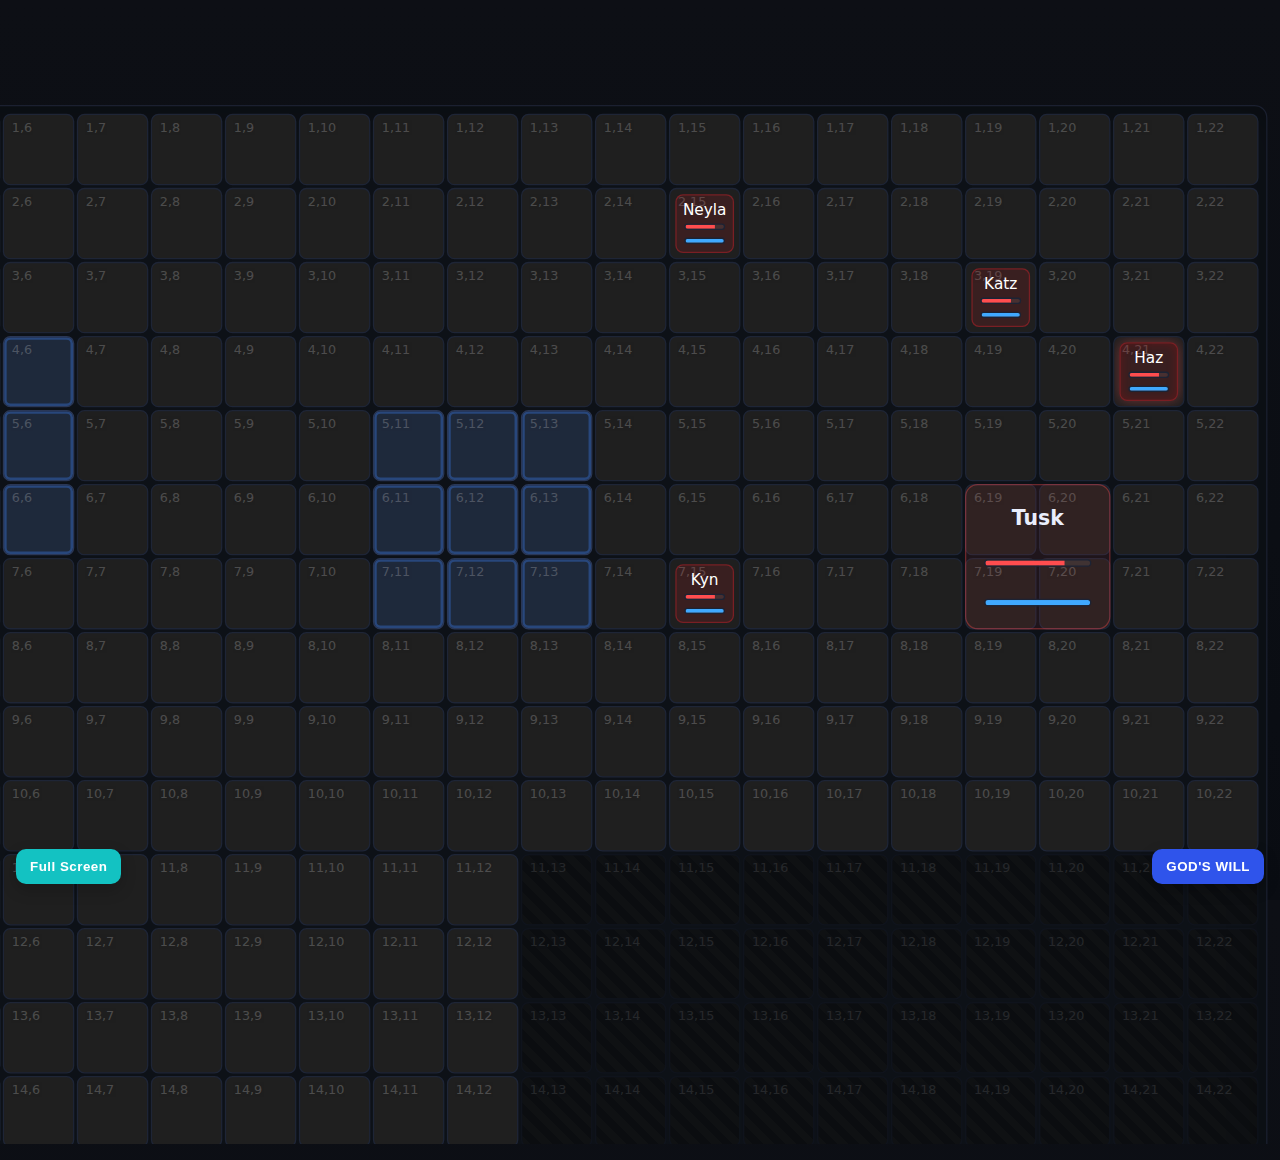
<file: index.html>
<!doctype html>
<html lang="zh-CN">
<head>
  <meta charset="utf-8" />
  <meta name="viewport" content="width=device-width, initial-scale=1" />
  <title>2D 回合制 RPG Demo - 疲惫的极限</title>
  <link rel="stylesheet" href="styles_Version12.css" />
</head>
<body>
  <div id="battleCamera">
    <div class="app">
      <div class="left" id="mapPane">
        <div id="battleArea" class="board"></div>
      </div>
      <div class="right">
        <div class="panel">
          <div class="steps">
            玩家步数: <span id="playerSteps">0</span> | 敌方步数: <span id="enemySteps">0</span> | 回合: <span id="roundCount">0</span>
          </div>
          <div class="section">
            <h3>队伍状态</h3>
            <div id="partyStatus"></div>
          </div>
          <div class="section">
            <h3>当前选择</h3>
            <div id="selectedInfo"></div>
          </div>
          <div class="section">
            <h3>手牌</h3>
            <div id="skillPool" class="skillPool"></div>
          </div>
          <div class="actions">
            <button id="endTurnBtn">结束回合</button>
          </div>
        </div>
        <div class="panel logPanel">
          <h3>战斗日志</h3>
          <div id="log" class="log"></div>
        </div>
      </div>
    </div>
  </div>

  <div id="accomplish" class="modal hidden">
    <div class="modal-content">
      <h2>战斗胜利！</h2>
      <div id="damageSummary"></div>
      <div class="modal-actions">
        <button id="confirmBtn">确定</button>
      </div>
    </div>
  </div>

  <script src="script.js"></script>
</body>
</html>
</file>
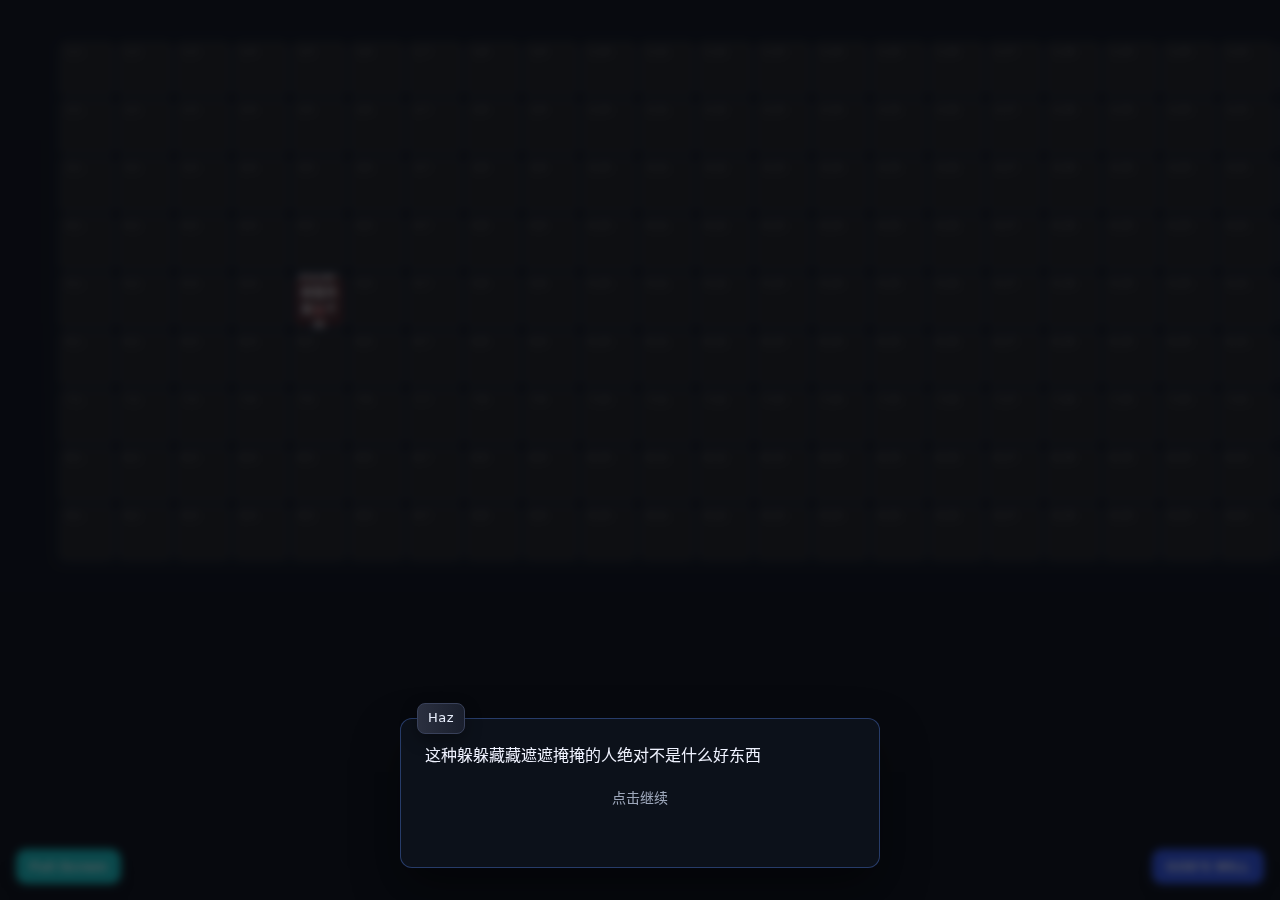
<file: boss-battle.html>
<!doctype html>
<html lang="zh-CN">
<head>
  <meta charset="utf-8" />
  <meta name="viewport" content="width=device-width, initial-scale=1" />
  <title>2D 回合制 RPG Demo - 旧情未了Boss战</title>
  <link rel="stylesheet" href="boss-battle-styles.css" />
</head>
<body>
  <!-- Boss Battle BGM -->
  <audio id="bossBGM" src="boss_bgm.mp3" loop preload="auto"></audio>

  <div id="battleCamera">
    <div class="app">
      <div class="left" id="mapPane">
        <div id="battleArea" class="board"></div>
      </div>
      <div class="right">
        <div class="panel">
          <div class="steps">
            玩家步数: <span id="playerSteps">0</span> | 敌方步数: <span id="enemySteps">0</span> | 回合: <span id="roundCount">0</span>
          </div>
          <div class="section">
            <h3>队伍状态</h3>
            <div id="partyStatus"></div>
          </div>
          <div class="section">
            <h3>当前选择</h3>
            <div id="selectedInfo"></div>
          </div>
          <div class="section">
            <h3>手牌</h3>
            <div id="skillPool" class="skillPool"></div>
          </div>
          <div class="actions">
            <button id="endTurnBtn">结束回合</button>
          </div>
        </div>
        <div class="panel logPanel">
          <h3>战斗日志</h3>
          <div id="log" class="log"></div>
        </div>
      </div>
    </div>
  </div>

  <div id="accomplish" class="modal hidden">
    <div class="modal-content">
      <h2>战斗胜利！</h2>
      <div id="damageSummary"></div>
      <div class="modal-actions">
        <button id="confirmBtn">确定</button>
      </div>
    </div>
  </div>

  <script src="boss-battle-script.js"></script>
</body>
</html>
</file>
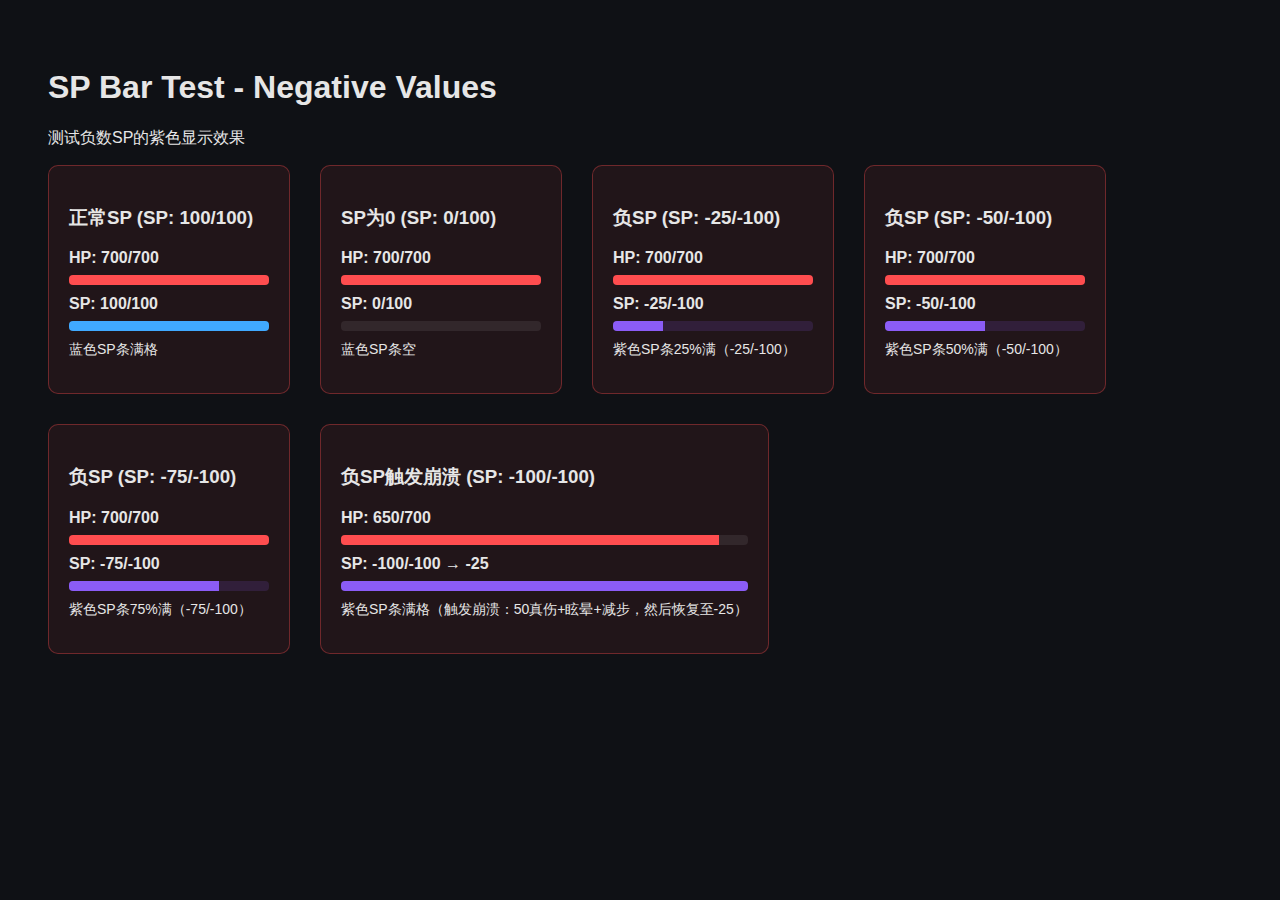
<file: test-negative-sp.html>
<!DOCTYPE html>
<html>
<head>
  <meta charset="utf-8">
  <title>Test Negative SP Bar</title>
  <style>
    body {
      background: #0f1115;
      color: #e6e6e6;
      font-family: sans-serif;
      padding: 40px;
    }
    .test-container {
      display: flex;
      gap: 30px;
      flex-wrap: wrap;
    }
    .unit-card {
      background: rgba(255,77,79,0.08);
      border: 1px solid rgba(255,77,79,0.35);
      border-radius: 10px;
      padding: 20px;
      min-width: 200px;
    }
    .hpbar, .spbar {
      width: 100%;
      height: 10px;
      background: rgba(255,255,255,0.08);
      border-radius: 4px;
      margin-top: 8px;
      overflow: hidden;
    }
    .hpbar .hpfill {
      height: 100%;
      background: #ff4d4f;
    }
    .spbar .spfill {
      height: 100%;
      background: #40a9ff;
    }
    .spbar.sp-negative {
      background: rgba(139,92,246,0.15);
    }
    .spbar.sp-negative .spfill.sp-negative {
      background: #8b5cf6;
    }
    .label {
      font-weight: bold;
      margin-top: 10px;
      margin-bottom: 5px;
    }
  </style>
</head>
<body>
  <h1>SP Bar Test - Negative Values</h1>
  <p>测试负数SP的紫色显示效果</p>
  
  <div class="test-container">
    <div class="unit-card">
      <h3>正常SP (SP: 100/100)</h3>
      <div class="label">HP: 700/700</div>
      <div class="hpbar"><div class="hpfill" style="width:100%"></div></div>
      <div class="label">SP: 100/100</div>
      <div class="spbar"><div class="spfill" style="width:100%"></div></div>
      <p style="margin-top: 10px; font-size: 14px;">蓝色SP条满格</p>
    </div>

    <div class="unit-card">
      <h3>SP为0 (SP: 0/100)</h3>
      <div class="label">HP: 700/700</div>
      <div class="hpbar"><div class="hpfill" style="width:100%"></div></div>
      <div class="label">SP: 0/100</div>
      <div class="spbar"><div class="spfill" style="width:0%"></div></div>
      <p style="margin-top: 10px; font-size: 14px;">蓝色SP条空</p>
    </div>

    <div class="unit-card">
      <h3>负SP (SP: -25/-100)</h3>
      <div class="label">HP: 700/700</div>
      <div class="hpbar"><div class="hpfill" style="width:100%"></div></div>
      <div class="label">SP: -25/-100</div>
      <div class="spbar sp-negative"><div class="spfill sp-negative" style="width:25%"></div></div>
      <p style="margin-top: 10px; font-size: 14px;">紫色SP条25%满（-25/-100）</p>
    </div>

    <div class="unit-card">
      <h3>负SP (SP: -50/-100)</h3>
      <div class="label">HP: 700/700</div>
      <div class="hpbar"><div class="hpfill" style="width:100%"></div></div>
      <div class="label">SP: -50/-100</div>
      <div class="spbar sp-negative"><div class="spfill sp-negative" style="width:50%"></div></div>
      <p style="margin-top: 10px; font-size: 14px;">紫色SP条50%满（-50/-100）</p>
    </div>

    <div class="unit-card">
      <h3>负SP (SP: -75/-100)</h3>
      <div class="label">HP: 700/700</div>
      <div class="hpbar"><div class="hpfill" style="width:100%"></div></div>
      <div class="label">SP: -75/-100</div>
      <div class="spbar sp-negative"><div class="spfill sp-negative" style="width:75%"></div></div>
      <p style="margin-top: 10px; font-size: 14px;">紫色SP条75%满（-75/-100）</p>
    </div>

    <div class="unit-card">
      <h3>负SP触发崩溃 (SP: -100/-100)</h3>
      <div class="label">HP: 650/700</div>
      <div class="hpbar"><div class="hpfill" style="width:92.8%"></div></div>
      <div class="label">SP: -100/-100 → -25</div>
      <div class="spbar sp-negative"><div class="spfill sp-negative" style="width:100%"></div></div>
      <p style="margin-top: 10px; font-size: 14px;">紫色SP条满格（触发崩溃：50真伤+眩晕+减步，然后恢复至-25）</p>
    </div>
  </div>
</body>
</html>
</file>
<file: styles_Version12.css>
:root {
  --bg: #0f1115;
  --panel: #151823;
  --panel-2: #10131b;
  --text: #e6e6e6;
  --muted: #a3a7b3;
  --accent: #5b8cff;
  --ok: #52c41a;
  --warn: #fadb14;
  --danger: #ff4d4f;
  --grid-gap: 6px;
  --cell: 56px; /* 与脚本 CELL_SIZE 对齐 */
  --board-width: calc(var(--cell) * 22 + var(--grid-gap) * 21 + 18px);
  --board-height: calc(var(--cell) * 18 + var(--grid-gap) * 17 + 18px);
  --radius: 10px;
}

* { box-sizing: border-box; }
html, body { height: 100%; }
body {
  margin: 0;
  background: linear-gradient(180deg, #0d0f15, #0b0e14 60%, #090c12);
  color: var(--text);
  font-family: ui-sans-serif, system-ui, -apple-system, Segoe UI, Roboto, Helvetica, Arial, "Apple Color Emoji", "Segoe UI Emoji";
}

.app {
  display: grid;
  grid-template-columns: var(--board-width) 420px;
  gap: 14px;
  padding: 16px;
  width: calc(var(--board-width) + 420px + 14px);
  max-width: none;
  margin: 0 auto;
  justify-content: center;
}

.left {
  position: relative;
  min-width: var(--board-width);
  max-width: var(--board-width);
  min-height: var(--board-height);
  max-height: var(--board-height);
  background: transparent;
  overflow: hidden;
  display: flex;
  align-items: center;
  justify-content: center;
  cursor: grab;
}

.left.dragging { cursor: grabbing; }

.board {
  position: relative; /* largeOverlay 依赖相对定位 */
  display: grid;
  /* 行列由脚本动态设置为 18x22 */
  gap: var(--grid-gap);
  background: #0c0f15;
  padding: 8px;
  border-radius: var(--radius);
  border: 1px solid #1b2030;
  box-shadow: 0 10px 30px rgba(0,0,0,0.25) inset;
  transform-origin: center center;
  transform: scale(var(--cam-scale, 1)) translate3d(var(--cam-tx, 0px), var(--cam-ty, 0px), 0);
}

.board.shake {
  animation: boardShake 0.22s ease-in-out;
}

@keyframes boardShake {
  0% { transform: scale(var(--cam-scale, 1)) translate3d(calc(var(--cam-tx, 0px) + 2px), calc(var(--cam-ty, 0px) + 0px), 0); }
  25% { transform: scale(var(--cam-scale, 1)) translate3d(calc(var(--cam-tx, 0px) - 2px), calc(var(--cam-ty, 0px) + 1px), 0); }
  50% { transform: scale(var(--cam-scale, 1)) translate3d(calc(var(--cam-tx, 0px) + 2px), calc(var(--cam-ty, 0px) - 1px), 0); }
  75% { transform: scale(var(--cam-scale, 1)) translate3d(calc(var(--cam-tx, 0px) - 1px), calc(var(--cam-ty, 0px) + 2px), 0); }
  100% { transform: scale(var(--cam-scale, 1)) translate3d(var(--cam-tx, 0px), var(--cam-ty, 0px), 0); }
}

.cell {
  position: relative;
  width: var(--cell);
  height: var(--cell);
  background: #141a26;
  border-radius: 8px;
  border: 1px solid #1e2536;
  transition: background .12s ease, transform .12s ease, box-shadow .12s ease, opacity .12s ease;
  overflow: hidden;
}
.cell .coord {
  position: absolute;
  left: 6px;
  top: 4px;
  font-size: 11px;
  color: var(--muted);
  opacity: .6;
}
.cell.highlight-move { outline: 2px dashed #7cb305; outline-offset: -3px; }
.cell.highlight-skill { outline: 2px solid #40a9ff; outline-offset: -3px; }
.cell.highlight-skill-target { outline: 2px solid #ff7875; outline-offset: -3px; }
.cell.pulse { box-shadow: 0 0 0 3px rgba(255,255,0,0.25) inset; }

/* 右下 void 与掩体 cover 样式 */
.cell.void {
  background: repeating-linear-gradient(45deg, #0b0e14, #0b0e14 8px, #0a0d13 8px, #0a0d13 16px);
  border-color: #121621;
  opacity: 0.45;
  pointer-events: none;
}
.cell.cover {
  background: #1a2030;
  border-color: #2a3756;
  box-shadow: 0 0 0 2px rgba(90,120,180,0.18) inset;
  pointer-events: none; /* 掩体不可进入 */
}

/* 1x1 单位：放在 cell 内，绝对定位铺满 cell */
.unit {
  position: absolute;
  inset: 0;
  display: grid;
  grid-template-rows: 1fr auto auto;
  place-items: center;
  color: #fff;
  font-size: 12px;
  text-align: center;
  padding: 4px;
}
.unit.player { background: rgba(91,140,255,0.08); border: 1px solid rgba(91,140,255,0.3); }
.unit.enemy  { background: rgba(255,77,79,0.08); border: 1px solid rgba(255,77,79,0.3); }

.hpbar, .spbar { width: 90%; height: 10px; background: #0e121b; border-radius: 99px; overflow: hidden; border: 1px solid #1c2334; margin: 2px 0; }
.hpfill { height: 100%; background: linear-gradient(90deg, #ff7875, #ff4d4f); }
.spbar.positive { background: #0e121b; border-color: #1c2334; }
.spbar.negative { background: #1a1023; border-color: #2f1f48; }
.spfill { height: 100%; transition: width .18s ease; }
.spfill.positive { background: linear-gradient(90deg, #36cfc9, #13c2c2); }
.spfill.negative { background: linear-gradient(90deg, #b37aff, #9254de); }

.unit .facing-arrow,
.largeOverlay .facing-arrow {
  position: absolute;
  left: 50%;
  width: 16px;
  height: 16px;
  pointer-events: none;
  opacity: 0.6;
  filter: drop-shadow(0 1px 2px rgba(0,0,0,0.4));
  transform: translate(-50%, 0) rotate(0deg);
  transition: transform .18s ease;
}
.unit .facing-arrow { bottom: 4px; }
.largeOverlay .facing-arrow { bottom: 10px; }

.unit .facing-arrow::before,
.largeOverlay .facing-arrow::before {
  content: '';
  display: block;
  width: 100%;
  height: 100%;
  clip-path: polygon(0% 50%, 55% 12%, 100% 50%, 55% 88%);
  background: linear-gradient(135deg, rgba(255,255,255,0.85), rgba(255,255,255,0.2));
}

.unit.player .facing-arrow::before,
.largeOverlay.player .facing-arrow::before {
  background: linear-gradient(135deg, rgba(91,140,255,0.75), rgba(91,140,255,0.18));
}

.unit.enemy .facing-arrow::before,
.largeOverlay.enemy .facing-arrow::before {
  background: linear-gradient(135deg, rgba(255,77,79,0.75), rgba(255,77,79,0.22));
}

.unit[data-facing="left"] .facing-arrow,
.largeOverlay[data-facing="left"] .facing-arrow {
  transform: translate(-50%, 0) rotate(180deg);
}

.unit[data-facing="up"] .facing-arrow,
.largeOverlay[data-facing="up"] .facing-arrow {
  transform: translate(-50%, 0) rotate(-90deg);
}

.unit[data-facing="down"] .facing-arrow,
.largeOverlay[data-facing="down"] .facing-arrow {
  transform: translate(-50%, 0) rotate(90deg);
}

/* 2x2 大单位（如 Tusk）绝对定位覆盖层：不参与 Grid 排版 */
.largeOverlay {
  position: absolute;
  background: rgba(255,77,79,0.08);
  border: 1px solid rgba(255,77,79,0.35);
  border-radius: 10px;
  color: #e9eefc;
  display: grid;
  grid-template-rows: auto auto auto;
  place-items: center;
  padding: 6px 8px;
  pointer-events: none; /* 允许点击穿透到下方格子与单位 */
  z-index: 50;
}
.largeOverlay.player {
  background: rgba(91,140,255,0.08);
  border-color: rgba(91,140,255,0.35);
}
.largeOverlay .title { font-weight: 600; }
.largeOverlay .hpbar, .largeOverlay .spbar { width: 88%; }

.cameraControls {
  position: absolute;
  right: 16px;
  bottom: 16px;
  display: flex;
  flex-direction: column;
  gap: 8px;
  z-index: 1200;
}

.cameraControls button {
  width: 42px;
  height: 42px;
  border-radius: 50%;
  border: 1px solid rgba(255,255,255,0.15);
  background: rgba(17,24,36,0.7);
  color: #dbe7ff;
  font-size: 18px;
  cursor: pointer;
  transition: background .15s ease, transform .15s ease;
  backdrop-filter: blur(4px);
}

.cameraControls button:hover { background: rgba(41,58,85,0.75); transform: translateY(-1px); }
.cameraControls button:active { transform: scale(0.94); }

.introDialog {
  position: fixed;
  inset: 0;
  display: flex;
  align-items: flex-end;
  justify-content: center;
  background: rgba(6, 8, 12, 0.65);
  z-index: 5000;
  backdrop-filter: blur(4px);
}

.introDialog .box { position: absolute; left: 50%; transform: translateX(-50%); bottom: 32px; width: min(960px, 86vw);
  background: rgba(13, 18, 28, 0.92);
  border: 1px solid rgba(91, 140, 255, 0.35);
  border-radius: 12px;
  padding: 28px 36px;
  max-width: 480px;
  font-size: 18px;
  line-height: 1.6;
  color: #f0f3ff;
  box-shadow: 0 20px 48px rgba(0,0,0,0.45);
  text-align: center;
  position: relative;
}

.introDialog .hint {
  margin-top: 18px;
  font-size: 14px;
  color: rgba(219, 231, 255, 0.7);
}

.roundBanner { position: fixed; inset: 0; display: flex; align-items: center; justify-content: center; pointer-events: none; z-index: 4000; opacity: 0; transform: translateY(12px) scale(0.98); transition: opacity .85s ease, transform .85s ease; }

.roundBanner.show { opacity: 1; transform: translateY(0) scale(1); }

.roundBanner .text {
  font-size: 96px;
  font-weight: 800;
  letter-spacing: 12px;
  color: rgba(255,255,255,1);
  text-shadow: 0 0 2px rgba(0,0,0,0.75), 0 0 28px rgba(91,140,255,0.60), 0 0 64px rgba(91,140,255,0.40);
}

.right {
  display: grid;
  grid-template-rows: auto 1fr;
  gap: 14px;
}
.panel {
  background: var(--panel);
  border: 1px solid #22293b;
  border-radius: var(--radius);
  padding: 12px;
  box-shadow: 0 10px 30px rgba(0,0,0,.25);
}
.logPanel { background: var(--panel-2); }

.steps { color: var(--muted); margin-bottom: 8px; }
.section { margin-top: 10px; }
.section h3 { margin: 6px 0 8px; font-size: 14px; color: #b6bdd1; }

.partyRow { font-size: 13px; padding: 3px 0; color: #d7d9e0; }
.partyRow.small { font-size: 12px; color: #aeb6c9; }

.skillPool {
  display: grid;
  grid-template-columns: 1fr;
  gap: 8px;
  max-height: 360px;
  overflow: auto;
  padding-right: 4px;
}
.skillCard {
  background: #131926;
  border: 1px solid #1d2436;
  border-left: 6px solid #52c41a;
  border-radius: 8px;
  padding: 8px;
  cursor: pointer;
  display: block;
  transition: transform .12s ease, border-color .12s ease, background .12s ease;
}
.skillCard.green { border-left-color: #52c41a; }
.skillCard.red { border-left-color: #ff7875; }
.skillCard.blue { border-left: 6px solid #1890ff !important; }
.skillCard.orange { border-left-color: #fa8c16; }
.skillCard:hover { transform: translateY(-1px); background: #141c2b; }
.skillCard.disabled { opacity: .6; filter: grayscale(0.1); cursor: not-allowed; }

.skillCard .discardBtn {
  background: #24304a;
  color: #dbe5ff;
  border: 1px solid #324064;
  border-radius: 6px;
}
.skillCard .discardBtn:hover { background: #2a3857; }

.actions { margin-top: 10px; }
.actions button {
  width: 100%;
  padding: 10px 14px;
  font-weight: 700;
  font-size: 14px;
  color: #fff;
  background: linear-gradient(90deg, #5b8cff, #6e74ff);
  border: none;
  border-radius: 8px;
  cursor: pointer;
  box-shadow: 0 8px 20px rgba(107,141,255,.25);
}
.actions button:hover { filter: brightness(1.05); }

.log {
  height: 360px;
  overflow: auto;
  font-size: 13px;
  line-height: 1.4;
  padding: 8px;
  background: #0d1320;
  border-radius: 8px;
  border: 1px solid #1b2234;
  display: flex;
  flex-direction: column-reverse; /* 最新在上 */
}
.log > div { padding: 3px 0; color: #d8def0; }

/* 胜利弹窗 */
.modal.hidden { display: none; }
.modal {
  position: fixed;
  inset: 0;
  display: grid;
  place-items: center;
  background: rgba(0,0,0,0.35);
  z-index: 9999;
}
.modal-content {
  width: min(520px, 92vw);
  background: #121726;
  border: 1px solid #1f2840;
  border-radius: 12px;
  padding: 16px;
  color: #e6e9f4;
}
.modal-actions { margin-top: 12px; display: flex; justify-content: flex-end; }
.modal-actions button {
  background: #2b3a5f;
  color: #dfe7ff;
  border: 1px solid #394a75;
  padding: 8px 12px;
  border-radius: 8px;
  cursor: pointer;
}
.modal-actions button:hover { filter: brightness(1.06); }

/* 滚动条微样式（WebKit） */
.skillPool::-webkit-scrollbar,
.log::-webkit-scrollbar { width: 8px; }
.skillPool::-webkit-scrollbar-thumb,
.log::-webkit-scrollbar-thumb { background: #2a3350; border-radius: 6px; }
/* Arknights-style speaker tag */
.introDialog .box { padding: 18px 24px 20px 24px; }
.introDialog .box .speaker {
  position: absolute;
  left: 16px;
  top: -14px;
  padding: 4px 10px;
  background: linear-gradient(90deg, #2b3040, #1a1f2d);
  border: 1px solid #39415a;
  border-radius: 8px;
  font-size: 13px;
  color: #e8eefc;
  letter-spacing: .5px;
  box-shadow: 0 6px 16px rgba(0,0,0,.35);
}
.introDialog .box .content { font-size: 16px; text-align: left; }

/* Haz subtle red glow + stronger glow on comeback */
.unit.haz-glow {
  box-shadow: 0 0 10px rgba(255, 88, 88, 0.35), inset 0 0 8px rgba(255,0,0,0.18);
}
.unit.haz-glow.comeback {
  box-shadow: 0 0 18px rgba(255, 78, 78, 0.7), 0 0 36px rgba(255, 40, 40, 0.35), inset 0 0 12px rgba(255,0,0,0.28);
  position: relative;
}
.unit.haz-glow.comeback::before,
.unit.haz-glow.comeback::after {
  content: "";
  position: absolute;
  bottom: 6px;
  width: 3px;
  height: 14px;
  background: radial-gradient(circle, rgba(255,140,140,0.9) 0%, rgba(255,140,140,0.0) 70%);
  filter: blur(1px);
  animation: hazRise 1.3s linear infinite;
  opacity: 0.8;
}
.unit.haz-glow.comeback::before { left: 35%; animation-delay: 0.0s; }
.unit.haz-glow.comeback::after  { left: 62%; animation-delay: 0.5s; }

@keyframes hazRise {
  0%   { transform: translateY(8px) scale(0.8); opacity: 0; }
  40%  { opacity: 0.9; }
  100% { transform: translateY(-18px) scale(1.0); opacity: 0; }
}

/* Intro dialog centering & size fix */
.introDialog {
  position: fixed;
  left: 0; right: 0; bottom: 0;
  display: flex;
  justify-content: center;
  pointer-events: none;
  z-index: 5000;
}
.introDialog .box {
  position: relative;
  width: min(1100px, 92vw);
  min-height: 150px; /* 拉长往下 */
  margin: 0 auto 28px auto;
  pointer-events: auto;
}
.introDialog .content {
  font-size: 16px;
  line-height: 1.6;
  padding-top: 6px;
}
/* Haz 名字小牌位于对话框左上角 */
.introDialog .speaker {
  position: absolute;
  left: 16px;
  top: -16px;
}

/* Force center-bottom for intro dialog box; reset legacy props */
.introDialog .box {
  position: relative !important;
  left: auto !important;
  right: auto !important;
  bottom: auto !important;
  transform: none !important;
  margin: 0 auto 28px auto !important;
}

/* Center-bottom intro dialog box (absolute) */
.introDialog { align-items: flex-end !important; justify-content: center !important; }
.introDialog .box {
  position: fixed !important;
  left: 50% !important;
  transform: translateX(-50%) !important;
  bottom: 32px !important;
  width: min(1100px, 92vw) !important;
  min-height: 150px !important;
  margin: 0 auto !important;
}
.introDialog .speaker { left: 16px !important; top: -16px !important; }
</file>
<file: boss-battle-styles.css>
:root {
  --bg: #0f1115;
  --panel: #151823;
  --panel-2: #10131b;
  --text: #e6e6e6;
  --muted: #a3a7b3;
  --accent: #5b8cff;
  --ok: #52c41a;
  --warn: #fadb14;
  --danger: #ff4d4f;
  --grid-gap: 6px;
  --cell: 56px; /* 与脚本 CELL_SIZE 对齐 */
  --board-width: calc(var(--cell) * 26 + var(--grid-gap) * 25 + 18px);
  --board-height: calc(var(--cell) * 9 + var(--grid-gap) * 8 + 18px);
  --radius: 10px;
}

* { box-sizing: border-box; }
html, body { height: 100%; }
body {
  margin: 0;
  background: linear-gradient(180deg, #0d0f15, #0b0e14 60%, #090c12);
  color: var(--text);
  font-family: ui-sans-serif, system-ui, -apple-system, Segoe UI, Roboto, Helvetica, Arial, "Apple Color Emoji", "Segoe UI Emoji";
}

.app {
  display: grid;
  grid-template-columns: var(--board-width) 420px;
  gap: 14px;
  padding: 16px;
  width: calc(var(--board-width) + 420px + 14px);
  max-width: none;
  margin: 0 auto;
  justify-content: center;
}

.left {
  position: relative;
  min-width: var(--board-width);
  max-width: var(--board-width);
  min-height: var(--board-height);
  max-height: var(--board-height);
  background: transparent;
  overflow: hidden;
  display: flex;
  align-items: center;
  justify-content: center;
  cursor: grab;
}

.left.dragging { cursor: grabbing; }

.board {
  position: relative; /* largeOverlay 依赖相对定位 */
  display: grid;
  /* 行列由脚本动态设置为 18x22 */
  gap: var(--grid-gap);
  background: #0c0f15;
  padding: 8px;
  border-radius: var(--radius);
  border: 1px solid #1b2030;
  box-shadow: 0 10px 30px rgba(0,0,0,0.25) inset;
  transform-origin: center center;
  transform: scale(var(--cam-scale, 1)) translate3d(var(--cam-tx, 0px), var(--cam-ty, 0px), 0);
}

.board.shake {
  animation: boardShake 0.22s ease-in-out;
}

@keyframes boardShake {
  0% { transform: scale(var(--cam-scale, 1)) translate3d(calc(var(--cam-tx, 0px) + 2px), calc(var(--cam-ty, 0px) + 0px), 0); }
  25% { transform: scale(var(--cam-scale, 1)) translate3d(calc(var(--cam-tx, 0px) - 2px), calc(var(--cam-ty, 0px) + 1px), 0); }
  50% { transform: scale(var(--cam-scale, 1)) translate3d(calc(var(--cam-tx, 0px) + 2px), calc(var(--cam-ty, 0px) - 1px), 0); }
  75% { transform: scale(var(--cam-scale, 1)) translate3d(calc(var(--cam-tx, 0px) - 1px), calc(var(--cam-ty, 0px) + 2px), 0); }
  100% { transform: scale(var(--cam-scale, 1)) translate3d(var(--cam-tx, 0px), var(--cam-ty, 0px), 0); }
}

.cell {
  position: relative;
  width: var(--cell);
  height: var(--cell);
  background: #141a26;
  border-radius: 8px;
  border: 1px solid #1e2536;
  transition: background .12s ease, transform .12s ease, box-shadow .12s ease, opacity .12s ease;
  overflow: hidden;
}
.cell .coord {
  position: absolute;
  left: 6px;
  top: 4px;
  font-size: 11px;
  color: var(--muted);
  opacity: .6;
}
.cell.highlight-move { outline: 2px dashed #7cb305; outline-offset: -3px; }
.cell.highlight-skill { outline: 2px solid #40a9ff; outline-offset: -3px; }
.cell.highlight-skill-target { outline: 2px solid #ff7875; outline-offset: -3px; }
.cell.pulse { box-shadow: 0 0 0 3px rgba(255,255,0,0.25) inset; }

/* 右下 void 与掩体 cover 样式 */
.cell.void {
  background: repeating-linear-gradient(45deg, #0b0e14, #0b0e14 8px, #0a0d13 8px, #0a0d13 16px);
  border-color: #121621;
  opacity: 0.45;
  pointer-events: none;
}
.cell.cover {
  background: #1a2030;
  border-color: #2a3756;
  box-shadow: 0 0 0 2px rgba(90,120,180,0.18) inset;
  pointer-events: none; /* 掩体不可进入 */
}

/* 1x1 单位：放在 cell 内，绝对定位铺满 cell */
.unit {
  position: absolute;
  inset: 0;
  display: grid;
  grid-template-rows: 1fr auto auto;
  place-items: center;
  color: #fff;
  font-size: 12px;
  text-align: center;
  padding: 4px;
}
.unit.player { background: rgba(91,140,255,0.08); border: 1px solid rgba(91,140,255,0.3); }
.unit.enemy  { background: rgba(255,77,79,0.08); border: 1px solid rgba(255,77,79,0.3); }

.hpbar, .spbar { width: 90%; height: 10px; background: #0e121b; border-radius: 99px; overflow: hidden; border: 1px solid #1c2334; margin: 2px 0; }
.hpfill { height: 100%; background: linear-gradient(90deg, #ff7875, #ff4d4f); }
.spfill { height: 100%; background: linear-gradient(90deg, #36cfc9, #13c2c2); }

.unit .facing-arrow,
.largeOverlay .facing-arrow {
  position: absolute;
  left: 50%;
  width: 16px;
  height: 16px;
  pointer-events: none;
  opacity: 0.6;
  filter: drop-shadow(0 1px 2px rgba(0,0,0,0.4));
  transform: translate(-50%, 0) rotate(0deg);
  transition: transform .18s ease;
}
.unit .facing-arrow { bottom: 4px; }
.largeOverlay .facing-arrow { bottom: 10px; }

.unit .facing-arrow::before,
.largeOverlay .facing-arrow::before {
  content: '';
  display: block;
  width: 100%;
  height: 100%;
  clip-path: polygon(0% 50%, 55% 12%, 100% 50%, 55% 88%);
  background: linear-gradient(135deg, rgba(255,255,255,0.85), rgba(255,255,255,0.2));
}

.unit.player .facing-arrow::before,
.largeOverlay.player .facing-arrow::before {
  background: linear-gradient(135deg, rgba(91,140,255,0.75), rgba(91,140,255,0.18));
}

.unit.enemy .facing-arrow::before,
.largeOverlay.enemy .facing-arrow::before {
  background: linear-gradient(135deg, rgba(255,77,79,0.75), rgba(255,77,79,0.22));
}

.unit[data-facing="left"] .facing-arrow,
.largeOverlay[data-facing="left"] .facing-arrow {
  transform: translate(-50%, 0) rotate(180deg);
}

.unit[data-facing="up"] .facing-arrow,
.largeOverlay[data-facing="up"] .facing-arrow {
  transform: translate(-50%, 0) rotate(-90deg);
}

.unit[data-facing="down"] .facing-arrow,
.largeOverlay[data-facing="down"] .facing-arrow {
  transform: translate(-50%, 0) rotate(90deg);
}

/* 2x2 大单位（如 Tusk）绝对定位覆盖层：不参与 Grid 排版 */
.largeOverlay {
  position: absolute;
  background: rgba(255,77,79,0.08);
  border: 1px solid rgba(255,77,79,0.35);
  border-radius: 10px;
  color: #e9eefc;
  display: grid;
  grid-template-rows: auto auto auto;
  place-items: center;
  padding: 6px 8px;
  pointer-events: none; /* 允许点击穿透到下方格子与单位 */
  z-index: 50;
}
.largeOverlay.player {
  background: rgba(91,140,255,0.08);
  border-color: rgba(91,140,255,0.35);
}
.largeOverlay .title { font-weight: 600; }
.largeOverlay .hpbar, .largeOverlay .spbar { width: 88%; }

.cameraControls {
  position: absolute;
  right: 16px;
  bottom: 16px;
  display: flex;
  flex-direction: column;
  gap: 8px;
  z-index: 1200;
}

.cameraControls button {
  width: 42px;
  height: 42px;
  border-radius: 50%;
  border: 1px solid rgba(255,255,255,0.15);
  background: rgba(17,24,36,0.7);
  color: #dbe7ff;
  font-size: 18px;
  cursor: pointer;
  transition: background .15s ease, transform .15s ease;
  backdrop-filter: blur(4px);
}

.cameraControls button:hover { background: rgba(41,58,85,0.75); transform: translateY(-1px); }
.cameraControls button:active { transform: scale(0.94); }

.introDialog {
  position: fixed;
  inset: 0;
  display: flex;
  align-items: flex-end;
  justify-content: center;
  background: rgba(6, 8, 12, 0.65);
  z-index: 5000;
  backdrop-filter: blur(4px);
}

.introDialog .box { position: absolute; left: 50%; transform: translateX(-50%); bottom: 32px; width: min(960px, 86vw);
  background: rgba(13, 18, 28, 0.92);
  border: 1px solid rgba(91, 140, 255, 0.35);
  border-radius: 12px;
  padding: 28px 36px;
  max-width: 480px;
  font-size: 18px;
  line-height: 1.6;
  color: #f0f3ff;
  box-shadow: 0 20px 48px rgba(0,0,0,0.45);
  text-align: center;
  position: relative;
}

.introDialog .hint {
  margin-top: 18px;
  font-size: 14px;
  color: rgba(219, 231, 255, 0.7);
}

.roundBanner { position: fixed; inset: 0; display: flex; align-items: center; justify-content: center; pointer-events: none; z-index: 4000; opacity: 0; transform: translateY(12px) scale(0.98); transition: opacity .85s ease, transform .85s ease; }

.roundBanner.show { opacity: 1; transform: translateY(0) scale(1); }

.roundBanner .text {
  font-size: 96px;
  font-weight: 800;
  letter-spacing: 12px;
  color: rgba(255,255,255,1);
  text-shadow: 0 0 2px rgba(0,0,0,0.75), 0 0 28px rgba(91,140,255,0.60), 0 0 64px rgba(91,140,255,0.40);
}

.right {
  display: grid;
  grid-template-rows: auto 1fr;
  gap: 14px;
}
.panel {
  background: var(--panel);
  border: 1px solid #22293b;
  border-radius: var(--radius);
  padding: 12px;
  box-shadow: 0 10px 30px rgba(0,0,0,.25);
}
.logPanel { background: var(--panel-2); }

.steps { color: var(--muted); margin-bottom: 8px; }
.section { margin-top: 10px; }
.section h3 { margin: 6px 0 8px; font-size: 14px; color: #b6bdd1; }

.partyRow { font-size: 13px; padding: 3px 0; color: #d7d9e0; }
.partyRow.small { font-size: 12px; color: #aeb6c9; }

.skillPool {
  display: grid;
  grid-template-columns: 1fr;
  gap: 8px;
  max-height: 360px;
  overflow: auto;
  padding-right: 4px;
}
.skillCard {
  background: #131926;
  border: 1px solid #1d2436;
  border-left: 6px solid #52c41a;
  border-radius: 8px;
  padding: 8px;
  cursor: pointer;
  display: block;
  transition: transform .12s ease, border-color .12s ease, background .12s ease;
}
.skillCard.green { border-left-color: #52c41a; }
.skillCard.red { border-left-color: #ff7875; }
.skillCard.blue { border-left: 6px solid #1890ff !important; }
.skillCard.orange { border-left-color: #fa8c16; }
.skillCard:hover { transform: translateY(-1px); background: #141c2b; }
.skillCard.disabled { opacity: .6; filter: grayscale(0.1); cursor: not-allowed; }

.skillCard .discardBtn {
  background: #24304a;
  color: #dbe5ff;
  border: 1px solid #324064;
  border-radius: 6px;
}
.skillCard .discardBtn:hover { background: #2a3857; }

.actions { margin-top: 10px; }
.actions button {
  width: 100%;
  padding: 10px 14px;
  font-weight: 700;
  font-size: 14px;
  color: #fff;
  background: linear-gradient(90deg, #5b8cff, #6e74ff);
  border: none;
  border-radius: 8px;
  cursor: pointer;
  box-shadow: 0 8px 20px rgba(107,141,255,.25);
}
.actions button:hover { filter: brightness(1.05); }

.log {
  height: 360px;
  overflow: auto;
  font-size: 13px;
  line-height: 1.4;
  padding: 8px;
  background: #0d1320;
  border-radius: 8px;
  border: 1px solid #1b2234;
  display: flex;
  flex-direction: column-reverse; /* 最新在上 */
}
.log > div { padding: 3px 0; color: #d8def0; }

/* 胜利弹窗 */
.modal.hidden { display: none; }
.modal {
  position: fixed;
  inset: 0;
  display: grid;
  place-items: center;
  background: rgba(0,0,0,0.35);
  z-index: 9999;
}
.modal-content {
  width: min(520px, 92vw);
  background: #121726;
  border: 1px solid #1f2840;
  border-radius: 12px;
  padding: 16px;
  color: #e6e9f4;
}
.modal-actions { margin-top: 12px; display: flex; justify-content: flex-end; }
.modal-actions button {
  background: #2b3a5f;
  color: #dfe7ff;
  border: 1px solid #394a75;
  padding: 8px 12px;
  border-radius: 8px;
  cursor: pointer;
}
.modal-actions button:hover { filter: brightness(1.06); }

/* 滚动条微样式（WebKit） */
.skillPool::-webkit-scrollbar,
.log::-webkit-scrollbar { width: 8px; }
.skillPool::-webkit-scrollbar-thumb,
.log::-webkit-scrollbar-thumb { background: #2a3350; border-radius: 6px; }
/* Arknights-style speaker tag */
.introDialog .box { padding: 18px 24px 20px 24px; }
.introDialog .box .speaker {
  position: absolute;
  left: 16px;
  top: -14px;
  padding: 4px 10px;
  background: linear-gradient(90deg, #2b3040, #1a1f2d);
  border: 1px solid #39415a;
  border-radius: 8px;
  font-size: 13px;
  color: #e8eefc;
  letter-spacing: .5px;
  box-shadow: 0 6px 16px rgba(0,0,0,.35);
}
.introDialog .box .content { font-size: 16px; text-align: left; }

/* Haz subtle red glow + stronger glow on comeback */
.unit.haz-glow {
  box-shadow: 0 0 10px rgba(255, 88, 88, 0.35), inset 0 0 8px rgba(255,0,0,0.18);
}
.unit.haz-glow.comeback {
  box-shadow: 0 0 18px rgba(255, 78, 78, 0.7), 0 0 36px rgba(255, 40, 40, 0.35), inset 0 0 12px rgba(255,0,0,0.28);
  position: relative;
}
.unit.haz-glow.comeback::before,
.unit.haz-glow.comeback::after {
  content: "";
  position: absolute;
  bottom: 6px;
  width: 3px;
  height: 14px;
  background: radial-gradient(circle, rgba(255,140,140,0.9) 0%, rgba(255,140,140,0.0) 70%);
  filter: blur(1px);
  animation: hazRise 1.3s linear infinite;
  opacity: 0.8;
}
.unit.haz-glow.comeback::before { left: 35%; animation-delay: 0.0s; }
.unit.haz-glow.comeback::after  { left: 62%; animation-delay: 0.5s; }

@keyframes hazRise {
  0%   { transform: translateY(8px) scale(0.8); opacity: 0; }
  40%  { opacity: 0.9; }
  100% { transform: translateY(-18px) scale(1.0); opacity: 0; }
}

/* Intro dialog centering & size fix */
.introDialog {
  position: fixed;
  left: 0; right: 0; bottom: 0;
  display: flex;
  justify-content: center;
  pointer-events: none;
  z-index: 5000;
}
.introDialog .box {
  position: relative;
  width: min(1100px, 92vw);
  min-height: 150px; /* 拉长往下 */
  margin: 0 auto 28px auto;
  pointer-events: auto;
}
.introDialog .content {
  font-size: 16px;
  line-height: 1.6;
  padding-top: 6px;
}
/* Haz 名字小牌位于对话框左上角 */
.introDialog .speaker {
  position: absolute;
  left: 16px;
  top: -16px;
}

/* Force center-bottom for intro dialog box; reset legacy props */
.introDialog .box {
  position: relative !important;
  left: auto !important;
  right: auto !important;
  bottom: auto !important;
  transform: none !important;
  margin: 0 auto 28px auto !important;
}

/* Center-bottom intro dialog box (absolute) */
.introDialog { align-items: flex-end !important; justify-content: center !important; }
.introDialog .box {
  position: fixed !important;
  left: 50% !important;
  transform: translateX(-50%) !important;
  bottom: 32px !important;
  width: min(1100px, 92vw) !important;
  min-height: 150px !important;
  margin: 0 auto !important;
}
.introDialog .speaker { left: 16px !important; top: -16px !important; }
</file>
